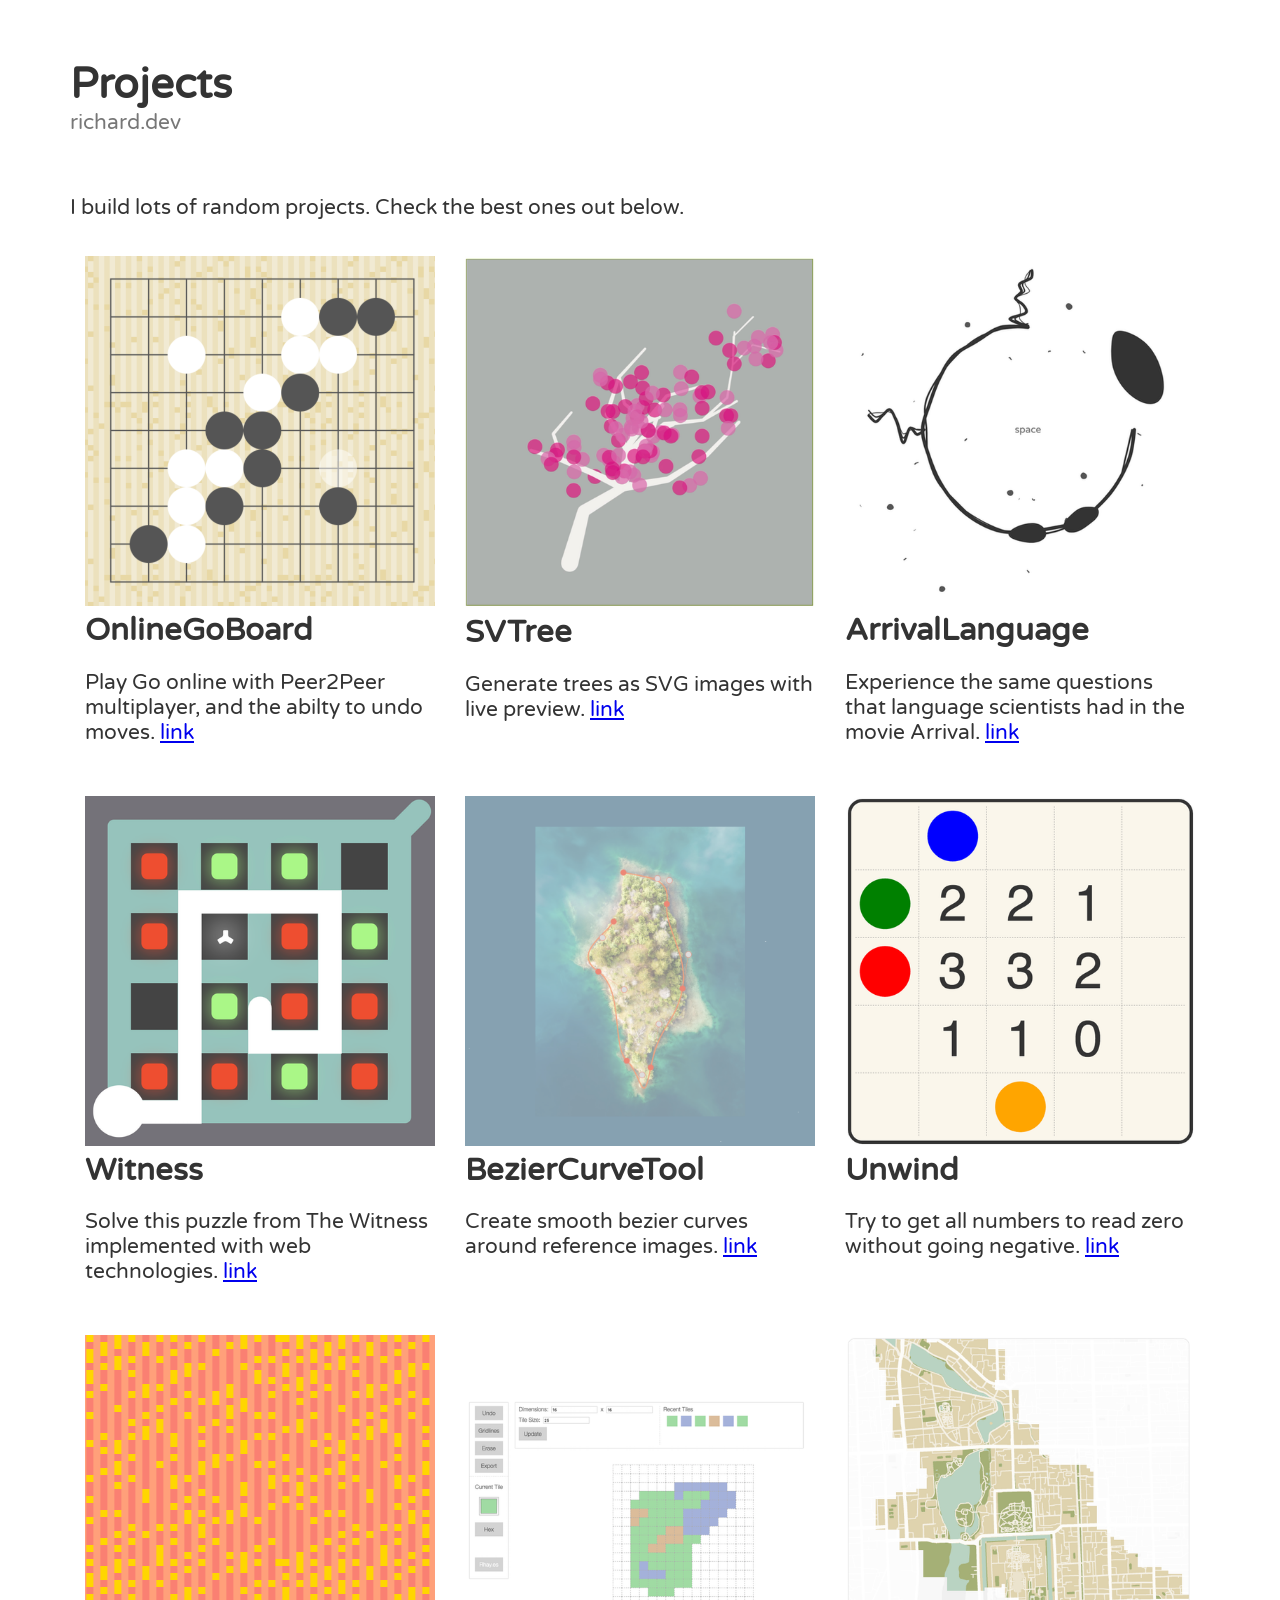
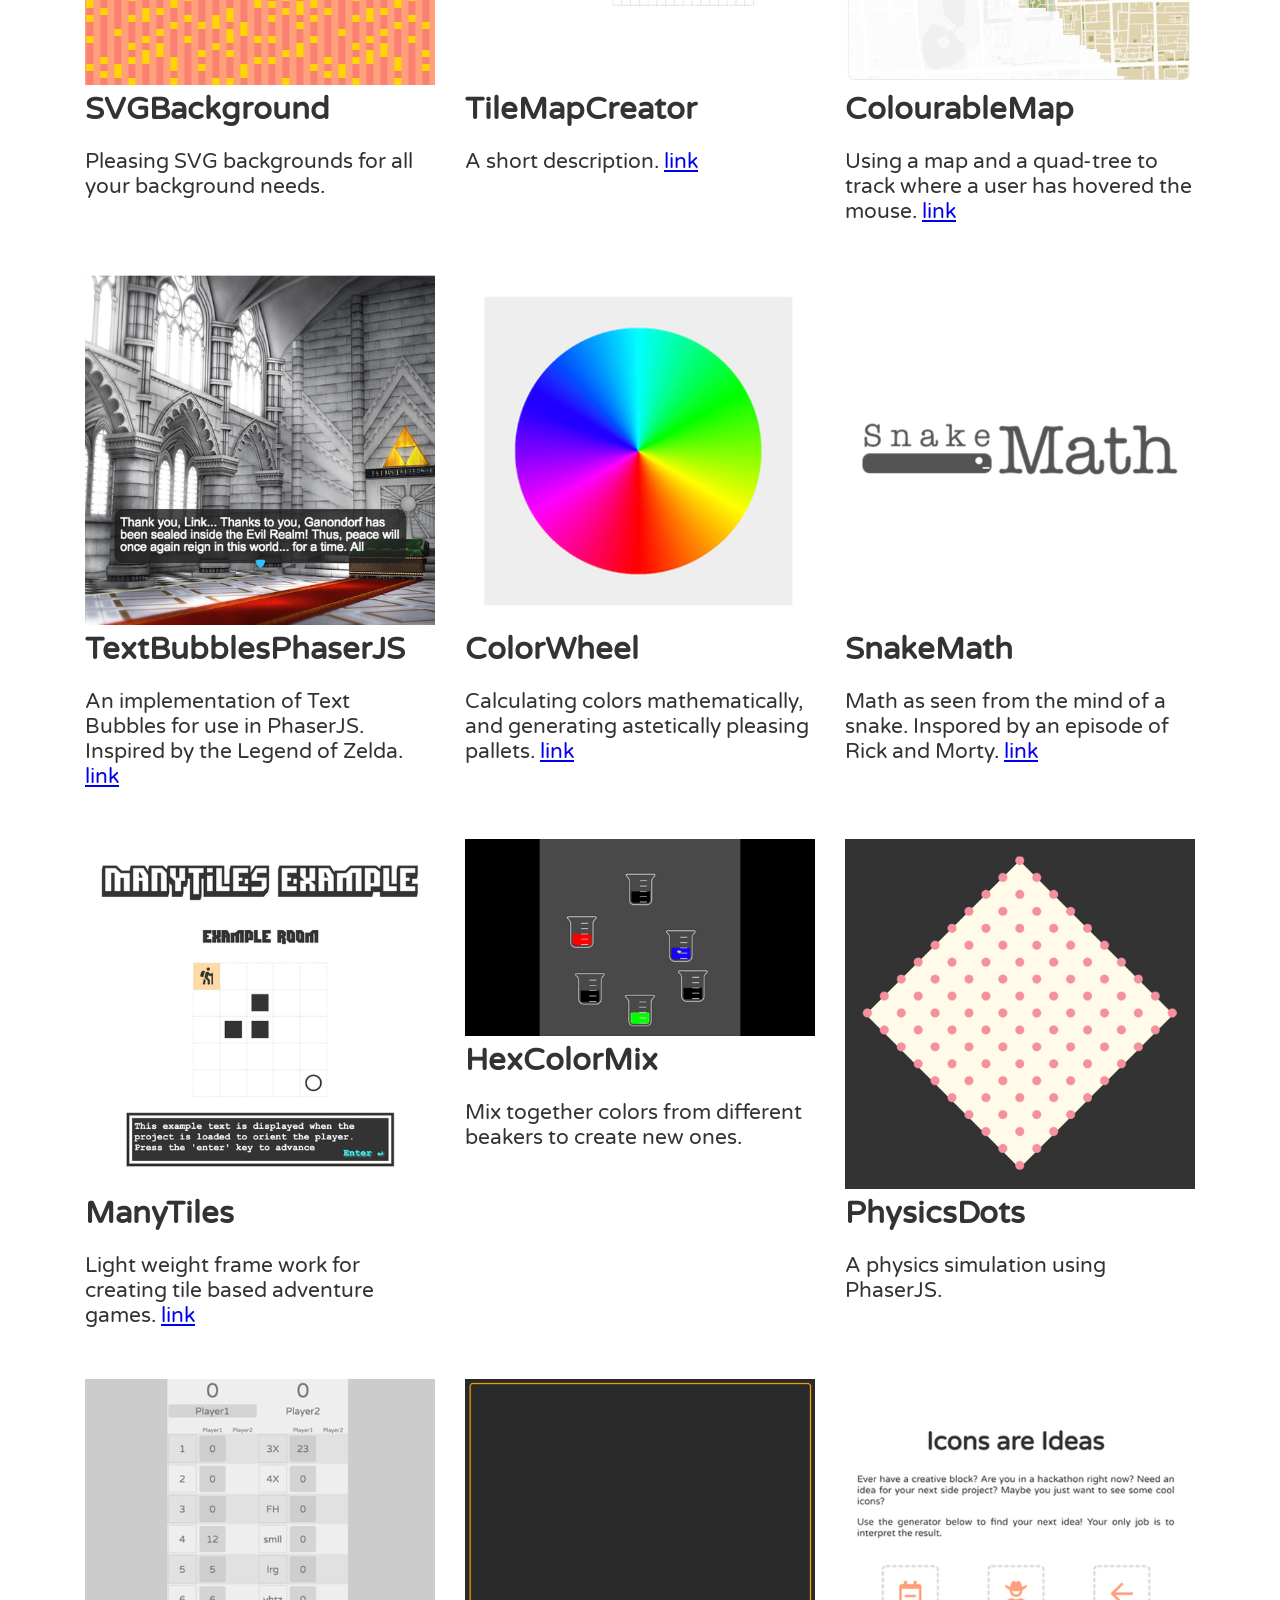
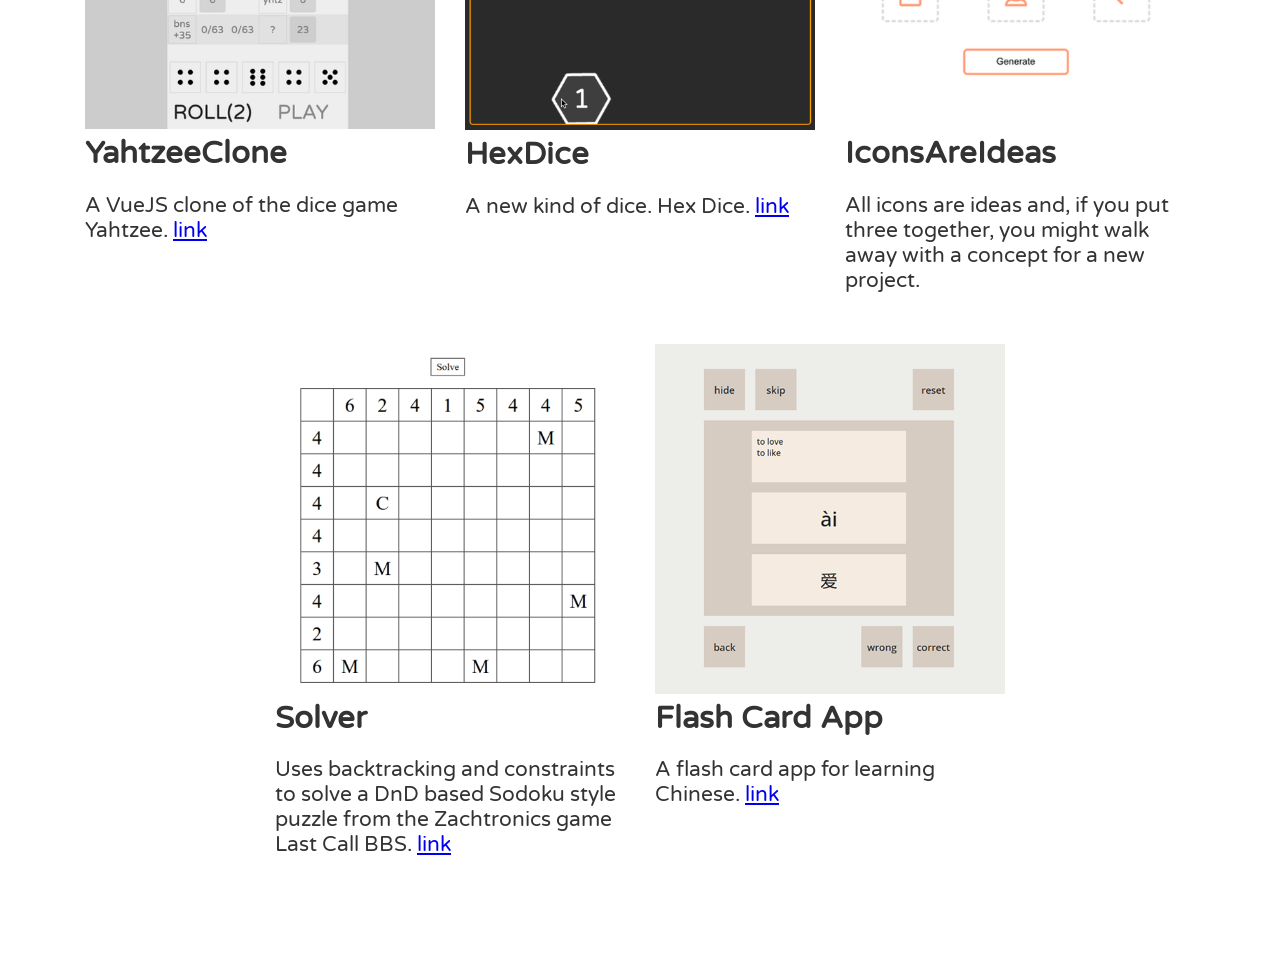
<file: index.html>
<html lang="en"><head>
    <meta charset="utf-8">
    <link rel="icon" type="image/x-icon" href="favicon.ico">
    <title>Projects</title>
    <meta name="viewport" content="width=device-width,minimum-scale=1">
    <link rel="stylesheet" href="style.css">

  </head>
  <body>
    
  <div class="Content">
    <div class="CenterColumn">
      <h1>Projects</h1>
      <a class="PersonalSite" href="https://richard.dev">richard.dev</a>
      <p class="Description">I build lots of random projects. Check the best ones out below.</p> 
      <div class="Projects">
        
        <div class="Project">
          <img src="img/OnlineGoBoard.png">
          <h2>OnlineGoBoard</h2>
          <p>Play Go online with Peer2Peer multiplayer, and the abilty to undo moves. <a href="https://github.com/strawstack/OnlineGoBoard" target="_blank">link</a></p>
        </div>
        
        <div class="Project">
          <img src="img/SVTree.png">
          <h2>SVTree</h2>
          <p>Generate trees as SVG images with live preview. <a href="https://github.com/strawstack/SVTree" target="_blank">link</a></p>
        </div>
        
        <div class="Project">
          <img src="img/ArrivalLanguage.png">
          <h2>ArrivalLanguage</h2>
          <p>Experience the same questions that language scientists had in the movie Arrival. <a href="https://github.com/strawstack/ArrivalLanguage" target="_blank">link</a></p>
        </div>
        
        <div class="Project">
          <img src="img/Witness.png">
          <h2>Witness</h2>
          <p>Solve this puzzle from The Witness implemented with web technologies. <a href="https://github.com/strawstack/Witness" target="_blank">link</a></p>
        </div>
        
        <div class="Project">
          <img src="img/BezierCurveTool.png">
          <h2>BezierCurveTool</h2>
          <p>Create smooth bezier curves around reference images. <a href="https://github.com/strawstack/BezierCurveTool" target="_blank">link</a></p>
        </div>
        
        <div class="Project">
          <img src="img/unwind.png">
          <h2>Unwind</h2>
          <p>Try to get all numbers to read zero without going negative. <a href="https://github.com/strawstack/Unwind" target="_blank">link</a></p>
        </div>
        
        <div class="Project">
          <img src="img/SVGBackground.png">
          <h2>SVGBackground</h2>
          <p>Pleasing SVG backgrounds for all your background needs.</p>
        </div>
        
        <div class="Project">
          <img src="img/TileMapCreator.png">
          <h2>TileMapCreator</h2>
          <p>A short description. <a href="https://github.com/strawstack/TileMapCreator" target="_blank">link</a></p>
        </div>
        
        <div class="Project">
          <img src="img/ColourableMap.png">
          <h2>ColourableMap</h2>
          <p>Using a map and a quad-tree to track where a user has hovered the mouse. <a href="https://github.com/strawstack/ColourableMap" target="_blank">link</a></p>
        </div>
        
        <div class="Project">
          <img src="img/TextBubblesPhaserJS.png">
          <h2>TextBubblesPhaserJS</h2>
          <p>An implementation of Text Bubbles for use in PhaserJS. Inspired by the Legend of Zelda. <a href="https://github.com/strawstack/TextBubblesPhaserJS" target="_blank">link</a></p>
        </div>
        
        <div class="Project">
          <img src="img/ColorWheel.png">
          <h2>ColorWheel</h2>
          <p>Calculating colors mathematically, and generating astetically pleasing pallets. <a href="https://github.com/strawstack/ColorWheel" target="_blank">link</a></p>
        </div>
        
        <div class="Project">
          <img src="img/SnakeMath.png">
          <h2>SnakeMath</h2>
          <p>Math as seen from the mind of a snake. Inspored by an episode of Rick and Morty. <a href="https://github.com/strawstack/SnakeMath" target="_blank">link</a></p>
        </div>
        
        <div class="Project">
          <img src="img/ManyTiles.png">
          <h2>ManyTiles</h2>
          <p>Light weight frame work for creating tile based adventure games. <a href="https://github.com/strawstack/ManyTiles" target="_blank">link</a></p>
        </div>
        
        <div class="Project">
          <img src="img/HexColorMix.gif">
          <h2>HexColorMix</h2>
          <p>Mix together colors from different beakers to create new ones.</p>
        </div>
        
        <div class="Project">
          <img src="img/PhysicsDots.png">
          <h2>PhysicsDots</h2>
          <p>A physics simulation using PhaserJS.</p>
        </div>
        
        <div class="Project">
          <img src="img/YahtzeeClone.png">
          <h2>YahtzeeClone</h2>
          <p>A VueJS clone of the dice game Yahtzee. <a href="https://github.com/strawstack/YahtzeeClone" target="_blank">link</a></p>
        </div>
        
        <div class="Project">
          <img src="img/HexDice.gif">
          <h2>HexDice</h2>
          <p>A new kind of dice. Hex Dice. <a href="https://github.com/strawstack/HexDice" target="_blank">link</a></p>
        </div>
        
        <div class="Project">
          <img src="img/IconsAreIdeas.png">
          <h2>IconsAreIdeas</h2>
          <p>All icons are ideas and, if you put three together, you might walk away with a concept for a new project.</p>
        </div>

        <div class="Project">
          <img src="img/solver.png">
          <h2>Solver</h2>
          <p>Uses backtracking and constraints to solve a DnD based Sodoku style puzzle from the Zachtronics game Last Call BBS. <a href="https://github.com/strawstack/DnDSolver" target="_blank">link</a></p>
        </div>

        <div class="Project">
          <img src="img/flashCard.png">
          <h2>Flash Card App</h2>
          <p>A flash card app for learning Chinese. <a href="https://strawstack.github.io/Cardagain/" target="_blank">link</a></p>
        </div>
          
      </div>
    </div>
  </div>

  

</body></html>
</file>
<file: style.css>
@import url('https://fonts.googleapis.com/css2?family=Varela+Round&display=swap');

html, body, .Content {
    padding: 0px;
    margin: 0px;
    min-height: 100%;
}

body {
    font-family: 'Varela Round', sans-serif;
    color: #333;
    font-size: 1.3rem;
}

.Content {
    display: grid;
    width: 100vw;
    grid-template-rows: 1fr;
    grid-template-columns: 1fr minmax(0px, 1200px) 1fr;
}

.Content .Description {
    margin-top: 60px;
}

.Content .PersonalSite {
    text-decoration: none;
    color: #777;
    transition: 0.2s;
}

.Content .PersonalSite:hover {
    color: salmon;
}

.CenterColumn {
    margin: 60px 30px;
    grid-column: 2 / 3;
}

.CenterColumn h1 {
    margin: 0px;
}

.Content .Projects {
    display: flex;
    flex-direction: row;
    flex-wrap: wrap;
    justify-content: center;
}

.Content .Project  {
    max-width: 350px;
    margin: 15px;
}

.Content .Projects .Project h2 {
    margin: 5px 0px;
}

.Content .Projects .Project img {
    width: 100%;
    height: auto;
}
</file>
